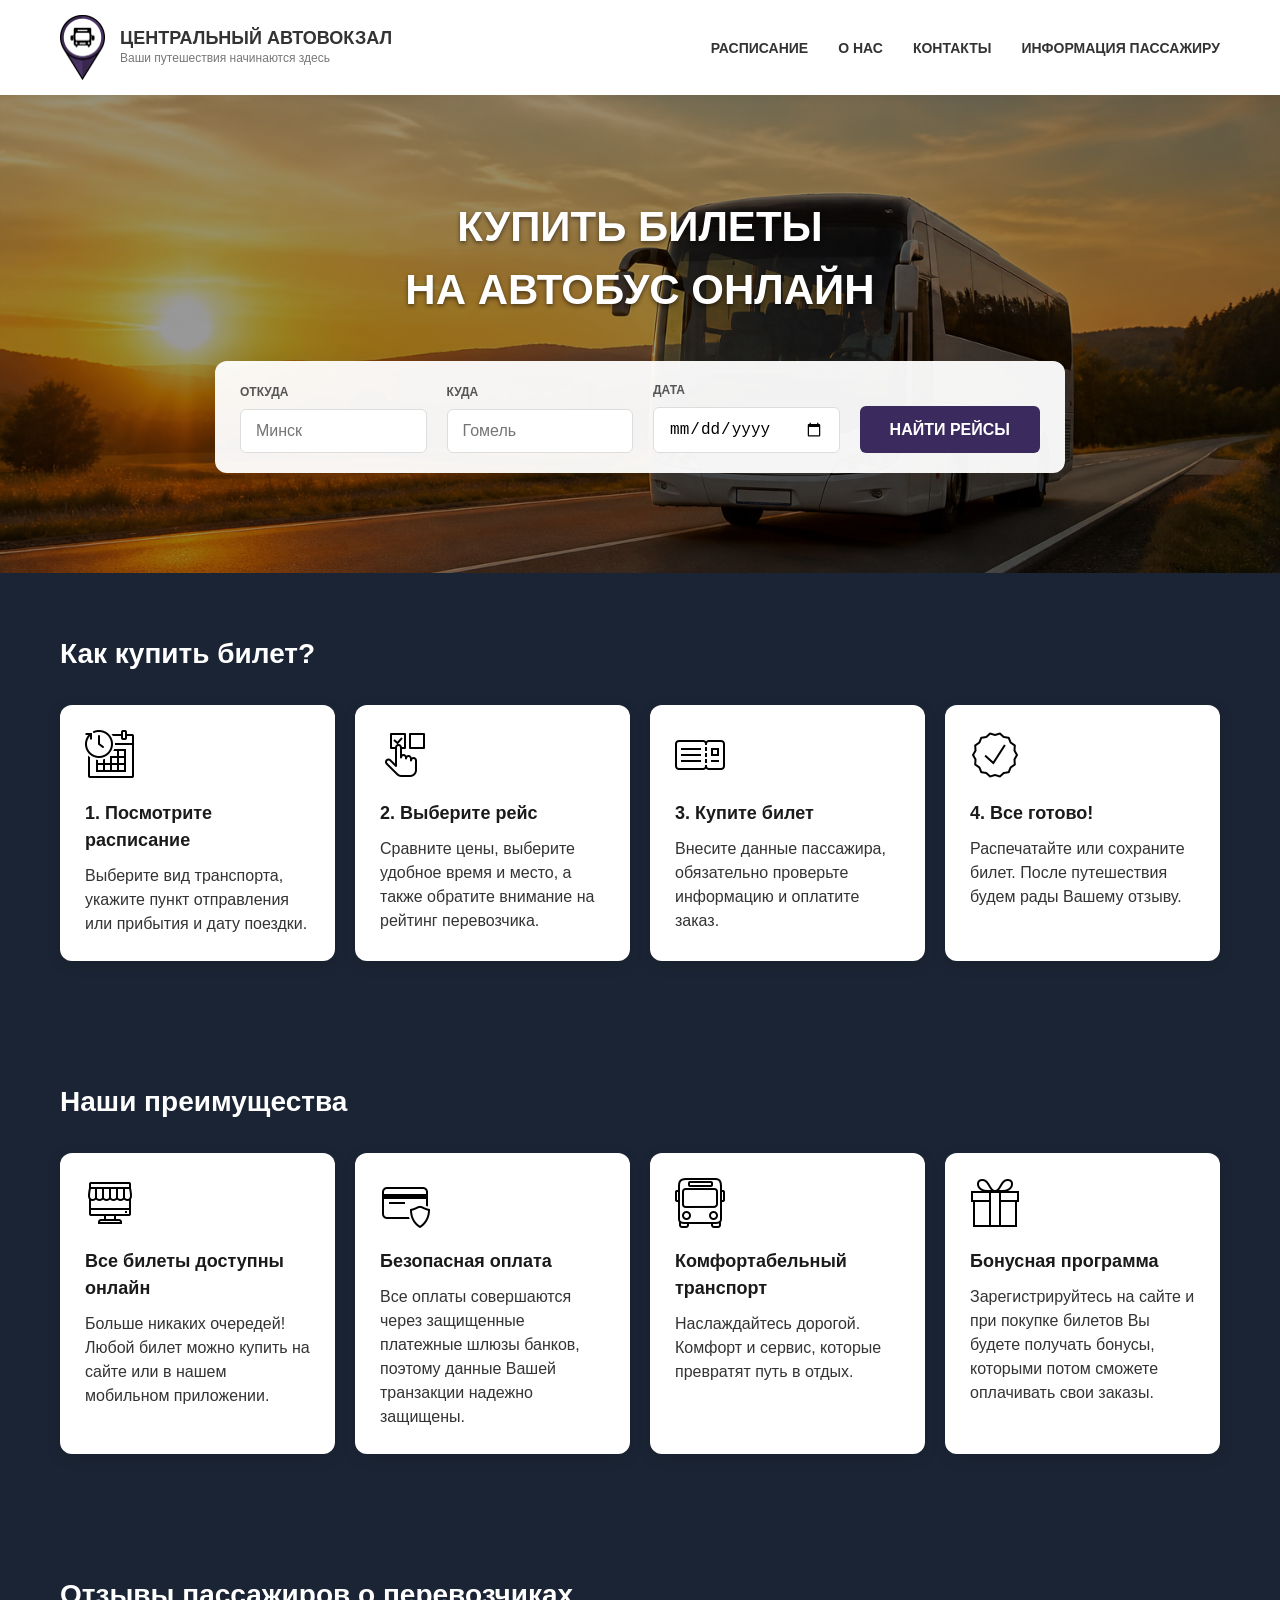
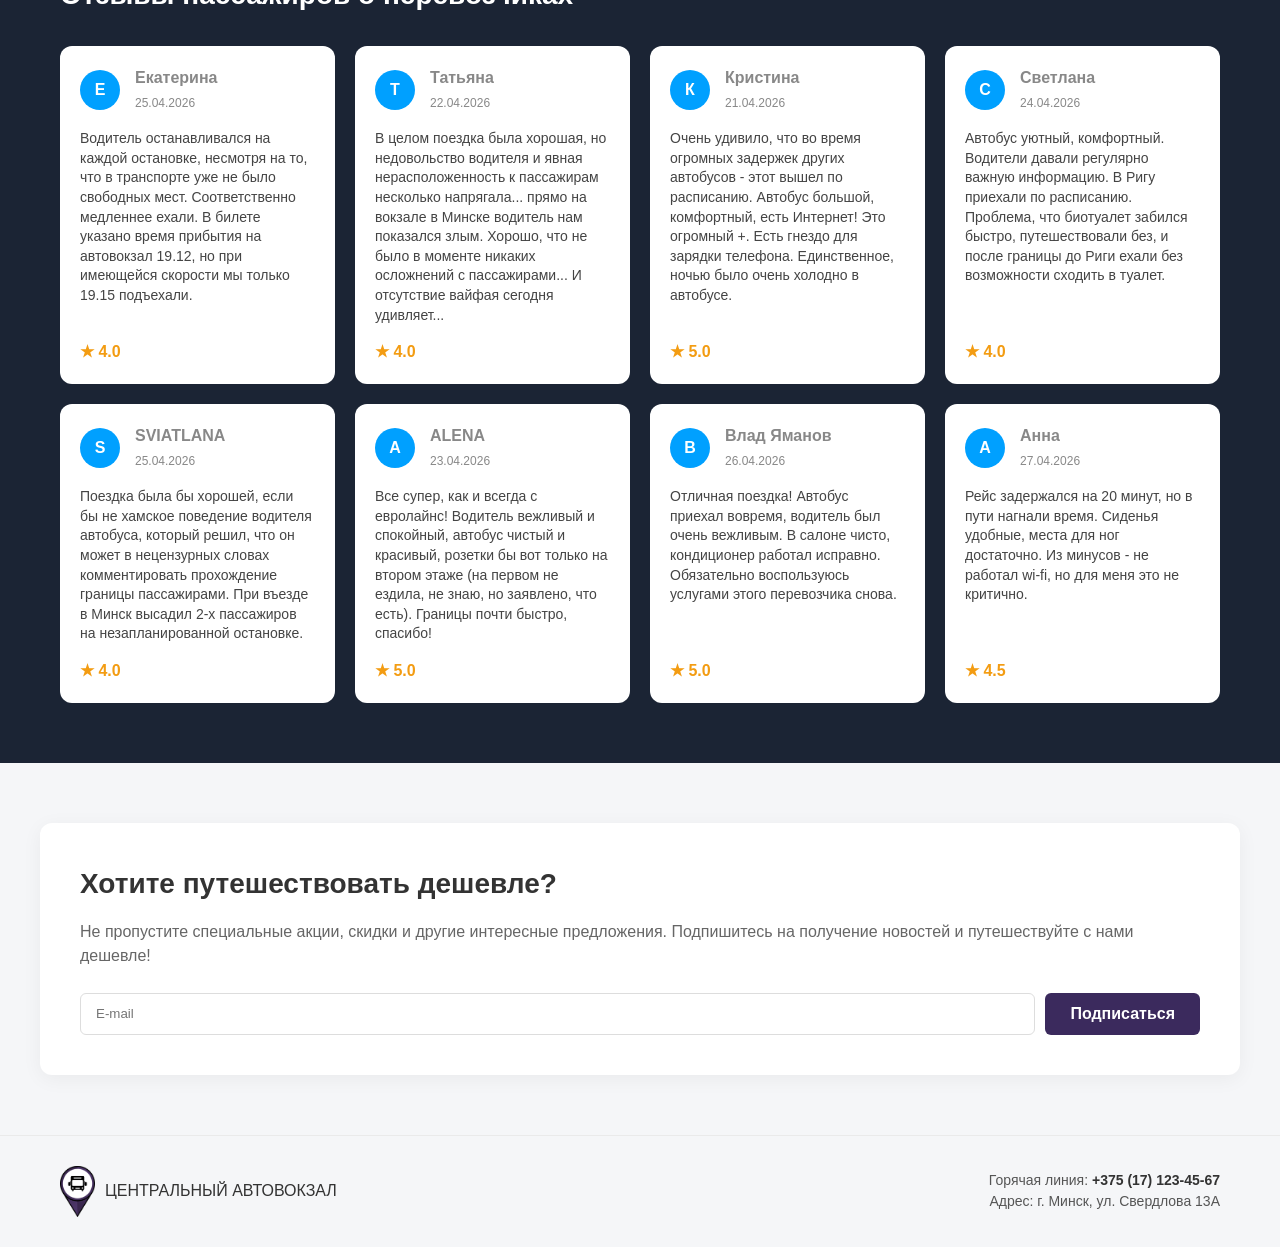
<file: Курсовая КЯР/Bus station/index.html>
<!DOCTYPE html>
<html lang="ru">
<head>
    <meta charset="UTF-8">
    <meta name="viewport" content="width=device-width, initial-scale=1.0">
    <title>Центральный Автовокзал - Главная</title>
    <link rel="stylesheet" href="scss/style.css">
</head>
<body>

    <header class="header">
        <div class="container header-inner">
            <div class="logo">
                <img src="materials/logo.png" alt="Логотип">
                <div class="logo-text">
                    <span class="logo-title">ЦЕНТРАЛЬНЫЙ АВТОВОКЗАЛ</span>
                    <span>Ваши путешествия начинаются здесь</span>
                </div>
            </div>
            
            <button class="burger-menu" aria-label="Открыть меню">
                <span></span>
                <span></span>
                <span></span>
            </button>
            
            <nav class="main-nav">
                <ul>
                    <li><a href="schedule.html">РАСПИСАНИЕ</a></li>
                    <li><a href="about.html">О НАС</a></li>
                    <li><a href="contacts.html">КОНТАКТЫ</a></li>
                    <li><a href="info.html">ИНФОРМАЦИЯ ПАССАЖИРУ</a></li>
                </ul>
            </nav>
        </div>
    </header>

    <main>
        <section class="hero">
            <div class="container hero-content">
                <h1>КУПИТЬ БИЛЕТЫ<br>НА АВТОБУС ОНЛАЙН</h1>
                
                <form class="search-form" id="searchForm">
                    <div class="form-group">
                        <label for="from">ОТКУДА</label>
                        <input type="text" id="from" placeholder="Минск" required>
                    </div>
                    <div class="form-group">
                        <label for="to">КУДА</label>
                        <input type="text" id="to" placeholder="Гомель" required>
                    </div>
                    <div class="form-group">
                      <label for="date">ДАТА</label>
                      <input type="date" id="date" required>
                    </div>
                <button type="button" class="btn-submit" id="indexSearchBtn">НАЙТИ РЕЙСЫ</button>
                </form>
            </div>
        </section>

        <section class="how-to-buy bg-dark">
    <div class="container">
        <h2 class="section-title">Как купить билет?</h2>
        <div class="steps-grid">
            <article class="step-card">
                <div class="icon-wrapper">
                    <img src="materials/icons8-schedule-100.png" alt="Посмотрите расписание">
                </div>
                <h3>1. Посмотрите расписание</h3>
                <p>Выберите вид транспорта, укажите пункт отправления или прибытия и дату поездки.</p>
            </article>
            <article class="step-card">
                <div class="icon-wrapper">
                    <img src="materials/icons8-choose-100.png" alt="Выберите рейс">
                </div>
                <h3>2. Выберите рейс</h3>
                <p>Сравните цены, выберите удобное время и место, а также обратите внимание на рейтинг перевозчика.</p>
            </article>
            <article class="step-card">
                <div class="icon-wrapper">
                    <img src="materials/icons8-boarding-pass-100.png" alt="Купите билет">
                </div>
                <h3>3. Купите билет</h3>
                <p>Внесите данные пассажира, обязательно проверьте информацию и оплатите заказ.</p>
            </article>
            <article class="step-card">
                <div class="icon-wrapper">
                    <img src="materials/icons8-approval-100.png" alt="Все готово!">
                </div>
                <h3>4. Все готово!</h3>
                <p>Распечатайте или сохраните билет. После путешествия будем рады Вашему отзыву.</p>
            </article>
        </div>
    </div>
</section>

        <section class="advantages bg-dark">
    <div class="container">
        <h2 class="section-title">Наши преимущества</h2>
        <div class="advantages-grid">
            <article class="adv-card">
                <div class="icon-wrapper">
                    <img src="materials/icons8-online-shopping-100.png" alt="Билеты онлайн">
                </div>
                <h3>Все билеты доступны онлайн</h3>
                <p>Больше никаких очередей! Любой билет можно купить на сайте или в нашем мобильном приложении.</p>
            </article>
            <article class="adv-card">
                <div class="icon-wrapper">
                    <img src="materials/icons8-card-security-100.png" alt="Безопасная оплата">
                </div>
                <h3>Безопасная оплата</h3>
                <p>Все оплаты совершаются через защищенные платежные шлюзы банков, поэтому данные Вашей транзакции надежно защищены.</p>
            </article>
            <article class="adv-card">
                <div class="icon-wrapper">
                    <img src="materials/icons8-bus-100.png" alt="Комфортабельный транспорт">
                </div>
                <h3>Комфортабельный транспорт</h3>
                <p>Наслаждайтесь дорогой. Комфорт и сервис, которые превратят путь в отдых.</p>
            </article>
            <article class="adv-card">
                <div class="icon-wrapper">
                    <img src="materials/icons8-gift-100.png" alt="Бонусная программа">
                </div>
                <h3>Бонусная программа</h3>
                <p>Зарегистрируйтесь на сайте и при покупке билетов Вы будете получать бонусы, которыми потом сможете оплачивать свои заказы.</p>
            </article>
        </div>
    </div>
</section>

        <section class="reviews bg-dark">
            <div class="container">
                <div class="reviews-header">
                    <h2 class="section-title">Отзывы пассажиров о перевозчиках</h2>
                </div>
                <div class="reviews-grid" id="reviews-container">
                    </div>
            </div>
        </section>

        <section class="subscribe">
            <div class="container subscribe-inner">
                <div class="subscribe-text">
                    <h2>Хотите путешествовать дешевле?</h2>
                    <p>Не пропустите специальные акции, скидки и другие интересные предложения. Подпишитесь на получение новостей и путешествуйте с нами дешевле!</p>
                    <form class="subscribe-form">
                        <input type="email" placeholder="E-mail" required>
                        <button type="submit" class="btn-primary">Подписаться</button>
                    </form>
                </div>
            </div>
        </section>
    </main>

    <dialog id="ticketModal" class="modal">
        <div class="modal-content">
            <button class="close-modal" id="closeModalBtn" aria-label="Закрыть окно">&times;</button>
            <h2>Оформление билета</h2>
            <p>Пожалуйста, заполните данные пассажира для выбранного рейса.</p>
            <form id="purchaseForm">
                <div class="form-group">
                    <label for="passengerName">ФИО пассажира</label>
                    <input type="text" id="passengerName" placeholder="Иванов Иван Иванович" required>
                </div>
                <div class="form-group">
                    <label for="passportData">Серия и номер паспорта</label>
                    <input type="text" id="passportData" placeholder="AB1234567" required>
                </div>
                <div class="form-group">
                    <label for="phone">Телефон</label>
                    <input type="tel" id="phone" placeholder="+375 (__) ___-__-__" required>
                </div>
                <button type="submit" class="btn-primary btn-full">Перейти к оплате</button>
            </form>
        </div>
    </dialog>

    <dialog id="paymentSuccessModal" class="modal">
        <div class="modal-content text-center">
            <button class="close-modal" id="closePaymentSuccessBtn" aria-label="Закрыть окно">&times;</button>
            <h2>Заявка принята!</h2>
            <p>Наш оператор свяжется с вами в ближайшее время для подтверждения бронирования и оплаты.</p>
            <button class="btn-primary btn-full" id="okPaymentSuccessBtn">Отлично</button>
        </div>
    </dialog>

    <dialog id="subscribeModal" class="modal">
        <div class="modal-content text-center">
            <button class="close-modal" id="closeSubscribeBtn" aria-label="Закрыть окно">&times;</button>
            <h2>Успешная подписка!</h2>
            <p>Спасибо! Теперь вы будете первыми узнавать о наших акциях и скидках.</p>
            <button class="btn-primary btn-full" id="okSubscribeBtn">Отлично</button>
        </div>
    </dialog>

    <footer class="footer">
        <div class="container footer-inner">
            <div class="footer-logo">
                <img src="materials/logo.png" alt="Логотип">
                <span class="footer-title">ЦЕНТРАЛЬНЫЙ АВТОВОКЗАЛ</span>
            </div> 
            <div class="footer-contacts">
                <p>Горячая линия: <span class="fw-bold">+375 (17) 123-45-67</span></p>
                <p>Адрес: г. Минск, ул. Свердлова 13А</p>
            </div>
        </div>
    </footer>

    <script src="js/main.js"></script>
</body>
</html>
</file>
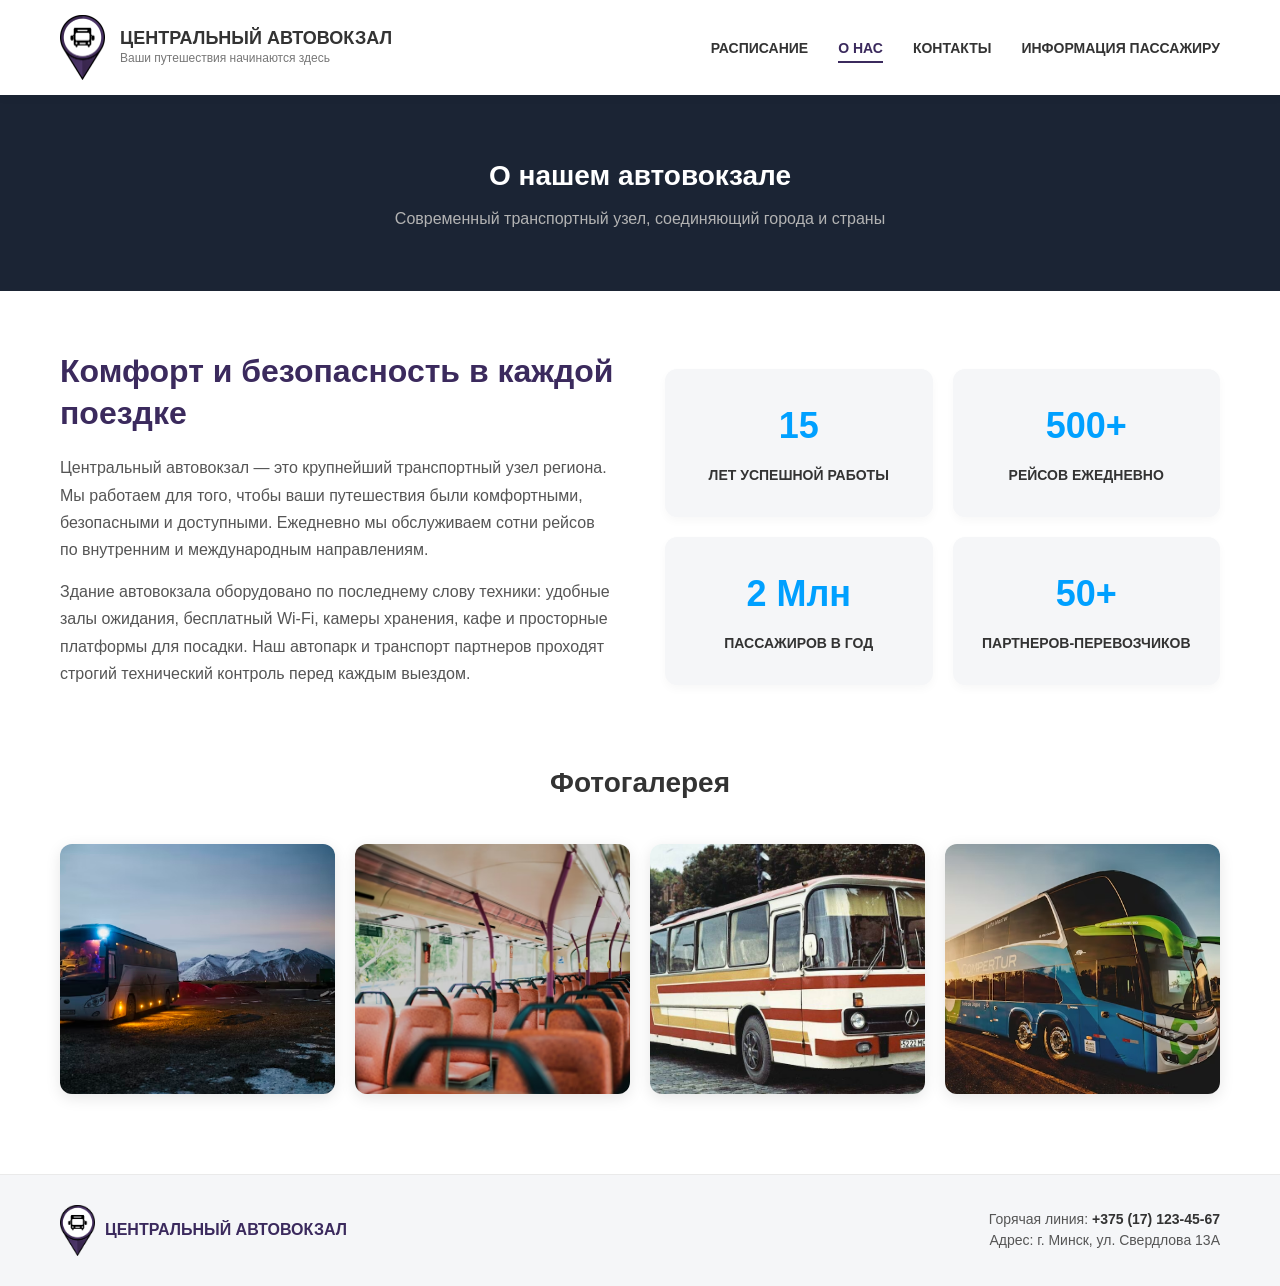
<file: Курсовая КЯР/Bus station/about.html>
<!DOCTYPE html>
<html lang="ru">
<head>
    <meta charset="UTF-8">
    <meta name="viewport" content="width=device-width, initial-scale=1.0">
    <title>Центральный Автовокзал - О нас</title>
    <link rel="stylesheet" href="css/style1.css">
</head>
<body>

    <header class="header">
        <div class="container header-inner">
            <a href="index.html" class="logo">
                <img src="materials/logo.png" alt="Логотип">
                <div class="logo-text">
                    <span class="logo-title">ЦЕНТРАЛЬНЫЙ АВТОВОКЗАЛ</span>
                    <span>Ваши путешествия начинаются здесь</span>
                </div>
            </a>
            
            <button class="burger-menu" aria-label="Открыть меню">
                <span></span>
                <span></span>
                <span></span>
            </button>
            
            <nav class="main-nav">
                <ul>
                    <li><a href="schedule.html">РАСПИСАНИЕ</a></li>
                    <li><a href="about.html">О НАС</a></li>
                    <li><a href="contacts.html">КОНТАКТЫ</a></li>
                    <li><a href="info.html">ИНФОРМАЦИЯ ПАССАЖИРУ</a></li>
                </ul>
            </nav>
        </div>
    </header>

    <main>
        <section class="page-header bg-dark">
            <div class="container">
                <h1 class="section-title">О нашем автовокзале</h1>
                <p>Современный транспортный узел, соединяющий города и страны</p>
            </div>
        </section>

        <section class="about-section">
            <div class="container">
                <div class="about-content">
                    <div class="about-text">
                        <h2>Комфорт и безопасность в каждой поездке</h2>
                        <p>Центральный автовокзал — это крупнейший транспортный узел региона. Мы работаем для того, чтобы ваши путешествия были комфортными, безопасными и доступными. Ежедневно мы обслуживаем сотни рейсов по внутренним и международным направлениям.</p>
                        <p>Здание автовокзала оборудовано по последнему слову техники: удобные залы ожидания, бесплатный Wi-Fi, камеры хранения, кафе и просторные платформы для посадки. Наш автопарк и транспорт партнеров проходят строгий технический контроль перед каждым выездом.</p>
                    </div>
                    
                    <div class="about-stats">
                        <div class="stat-card">
                            <span class="stat-number">15</span>
                            <span class="stat-label">Лет успешной работы</span>
                        </div>
                        <div class="stat-card">
                            <span class="stat-number">500+</span>
                            <span class="stat-label">Рейсов ежедневно</span>
                        </div>
                        <div class="stat-card">
                            <span class="stat-number">2 Млн</span>
                            <span class="stat-label">Пассажиров в год</span>
                        </div>
                        <div class="stat-card">
                            <span class="stat-number">50+</span>
                            <span class="stat-label">Партнеров-перевозчиков</span>
                        </div>
                    </div>
                </div>
            </div>
        </section>

        <section class="gallery-section">
            <div class="container">
                <h2 class="gallery-title">Фотогалерея</h2>
                <div class="gallery-grid">
                    <div class="gallery-item">
                        <img src="materials/busmountauin.avif" alt="Автобус в горах">
                    </div>
                    <div class="gallery-item">
                        <img src="materials/salon.avif" alt="Салон">
                    </div>
                    <div class="gallery-item">
                        <img src="materials/ussrbus.jpg" alt="Старый автобус">
                    </div>
                    <div class="gallery-item">
                        <img src="materials/modernbus.avif" alt="Современный автобус">
                    </div>
                </div>
            </div>
        </section>
    </main>

    <footer class="footer">
        <div class="container footer-inner">
            <div class="footer-logo">
                <img src="materials/logo.png" alt="Логотип">
                <span class="footer-title">ЦЕНТРАЛЬНЫЙ АВТОВОКЗАЛ</span>
            </div> 
            <div class="footer-contacts">
                <p>Горячая линия: <span class="fw-bold">+375 (17) 123-45-67</span></p>
                <p>Адрес: г. Минск, ул. Свердлова 13А</p>
            </div>
        </div>
    </footer>

    <script src="js/main.js"></script>
</body>
</html>
</file>
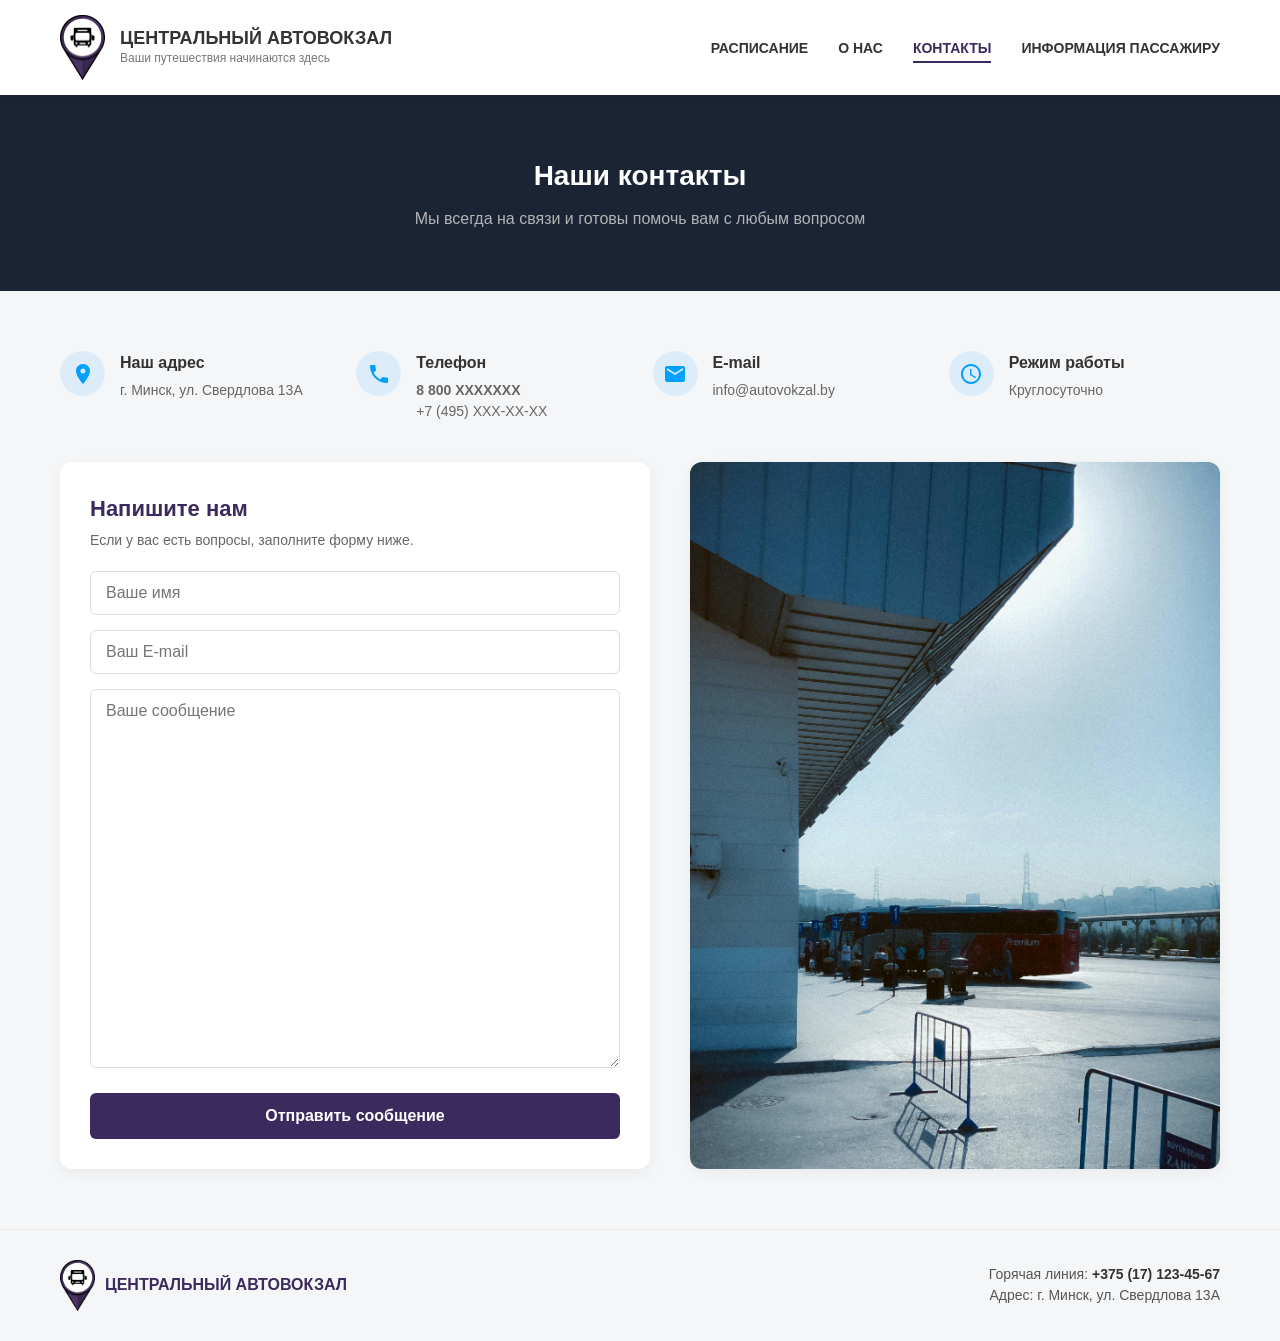
<file: Курсовая КЯР/Bus station/contacts.html>
<!DOCTYPE html>
<html lang="ru">
<head>
    <meta charset="UTF-8">
    <meta name="viewport" content="width=device-width, initial-scale=1.0">
    <title>Центральный Автовокзал - Контакты</title>
    <link rel="stylesheet" href="css/style1.css">
</head>
<body>

    <header class="header">
        <div class="container header-inner">
            <a href="index.html" class="logo">
                <img src="materials/logo.png" alt="Логотип">
                <div class="logo-text">
                    <span class="logo-title">ЦЕНТРАЛЬНЫЙ АВТОВОКЗАЛ</span>
                    <span>Ваши путешествия начинаются здесь</span>
                </div>
            </a>
            
            <button class="burger-menu" aria-label="Открыть меню">
                <span></span>
                <span></span>
                <span></span>
            </button>
            
            <nav class="main-nav">
                <ul>
                    <li><a href="schedule.html">РАСПИСАНИЕ</a></li>
                    <li><a href="about.html">О НАС</a></li>
                    <li><a href="contacts.html">КОНТАКТЫ</a></li>
                    <li><a href="info.html">ИНФОРМАЦИЯ ПАССАЖИРУ</a></li>
                </ul>
            </nav>
        </div>
    </header>

    <main>
        <section class="page-header bg-dark">
            <div class="container">
                <h1 class="section-title" style="margin-bottom: 10px;">Наши контакты</h1>
                <p>Мы всегда на связи и готовы помочь вам с любым вопросом</p>
            </div>
        </section>

        <section class="contacts-section">
    <div class="container">
        
        <div class="contacts-info-blocks" style="margin-bottom: 40px;">
            <div class="info-block">
                <div class="info-icon">
                    <svg width="24" height="24" viewBox="0 0 24 24" fill="none" xmlns="http://www.w3.org/2000/svg"><path d="M12 2C8.13 2 5 5.13 5 9C5 14.25 12 22 12 22C12 22 19 14.25 19 9C19 5.13 15.87 2 12 2ZM12 11.5C10.62 11.5 9.5 10.38 9.5 9C9.5 7.62 10.62 6.5 12 6.5C13.38 6.5 14.5 7.62 14.5 9C14.5 10.38 13.38 11.5 12 11.5Z" fill="#00A0FF"/></svg>
                </div>
                <div>
                    <h4>Наш адрес</h4>
                    <p>г. Минск, ул. Свердлова 13А</p>
                </div>
            </div>

            <div class="info-block">
                <div class="info-icon">
                    <svg width="24" height="24" viewBox="0 0 24 24" fill="none" xmlns="http://www.w3.org/2000/svg"><path d="M6.62 10.79C8.06 13.62 10.38 15.93 13.21 17.38L15.41 15.18C15.69 14.9 16.08 14.82 16.43 14.93C17.55 15.3 18.75 15.5 20 15.5C20.55 15.5 21 15.95 21 16.5V20C21 20.55 20.55 21 20 21C10.61 21 3 13.39 3 4C3 3.45 3.45 3 4 3H7.5C8.05 3 8.5 3.45 8.5 4C8.5 5.25 8.7 6.45 9.07 7.57C9.18 7.92 9.1 8.31 8.82 8.59L6.62 10.79Z" fill="#00A0FF"/></svg>
                </div>
                <div>
                    <h4>Телефон</h4>
                    <p><span class="fw-bold">8 800 XXXXXXX</span><br>+7 (495) XXX-XX-XX</p>
                </div>
            </div>

            <div class="info-block">
                <div class="info-icon">
                    <svg width="24" height="24" viewBox="0 0 24 24" fill="none" xmlns="http://www.w3.org/2000/svg"><path d="M20 4H4C2.9 4 2.01 4.9 2.01 6L2 18C2 19.1 2.9 20 4 20H20C21.1 20 22 19.1 22 18V6C22 4.9 21.1 4 20 4ZM20 8L12 13L4 8V6L12 11L20 6V8Z" fill="#00A0FF"/></svg>
                </div>
                <div>
                    <h4>E-mail</h4>
                    <p>info@autovokzal.by</p>
                </div>
            </div>
            
            <div class="info-block">
                <div class="info-icon">
                    <svg width="24" height="24" viewBox="0 0 24 24" fill="none" xmlns="http://www.w3.org/2000/svg"><path d="M11.99 2C6.47 2 2 6.48 2 12C2 17.52 6.47 22 11.99 22C17.52 22 22 17.52 22 12C22 6.48 17.52 2 11.99 2ZM12 20C7.58 20 4 16.42 4 12C4 7.58 7.58 4 12 4C16.42 4 20 7.58 20 12C20 16.42 16.42 20 12 20ZM12.5 7H11V13L16.25 16.15L17 14.92L12.5 12.25V7Z" fill="#00A0FF"/></svg>
                </div>
                <div>
                    <h4>Режим работы</h4>
                    <p>Круглосуточно</p>
                </div>
            </div>
        </div>

        <div class="form-and-photo-wrapper">
            <div class="feedback-form-container">
                <h3>Напишите нам</h3>
                <p style="margin-bottom: 20px; font-size: 14px; color: #666;">Если у вас есть вопросы, заполните форму ниже.</p>
                <form class="feedback-form" id="feedbackForm">
                    <input type="text" placeholder="Ваше имя" required>
                    <input type="email" placeholder="Ваш E-mail" required>
                    <textarea placeholder="Ваше сообщение" required></textarea>
                    <button type="submit" class="btn-primary">Отправить сообщение</button>
                </form>
            </div>

            <div class="contacts-map">
                <img src="materials/station3.jpg" alt="Наш автовокзал">
            </div>
        </div>

    </div>
</section>

        <dialog id="feedbackSuccessModal" class="modal">
            <div class="modal-content text-center">
                <button class="close-modal" id="closeFeedbackSuccessBtn" aria-label="Закрыть окно">&times;</button>
                <h2>Сообщение отправлено!</h2>
                <p>Спасибо за ваше обращение. Мы свяжемся с вами в ближайшее время.</p>
                <button class="btn-primary btn-full" id="okFeedbackSuccessBtn">Отлично</button>
            </div>
        </dialog>
    </main>

    <footer class="footer">
        <div class="container footer-inner">
            <div class="footer-logo">
                <img src="materials/logo.png" alt="Логотип">
                <span class="footer-title">ЦЕНТРАЛЬНЫЙ АВТОВОКЗАЛ</span>
            </div> 
            <div class="footer-contacts">
                <p>Горячая линия: <span class="fw-bold">+375 (17) 123-45-67</span></p>
                <p>Адрес: г. Минск, ул. Свердлова 13А</p>
            </div>
        </div>
    </footer>

    <script src="js/main.js"></script>
</body>
</html>
</file>
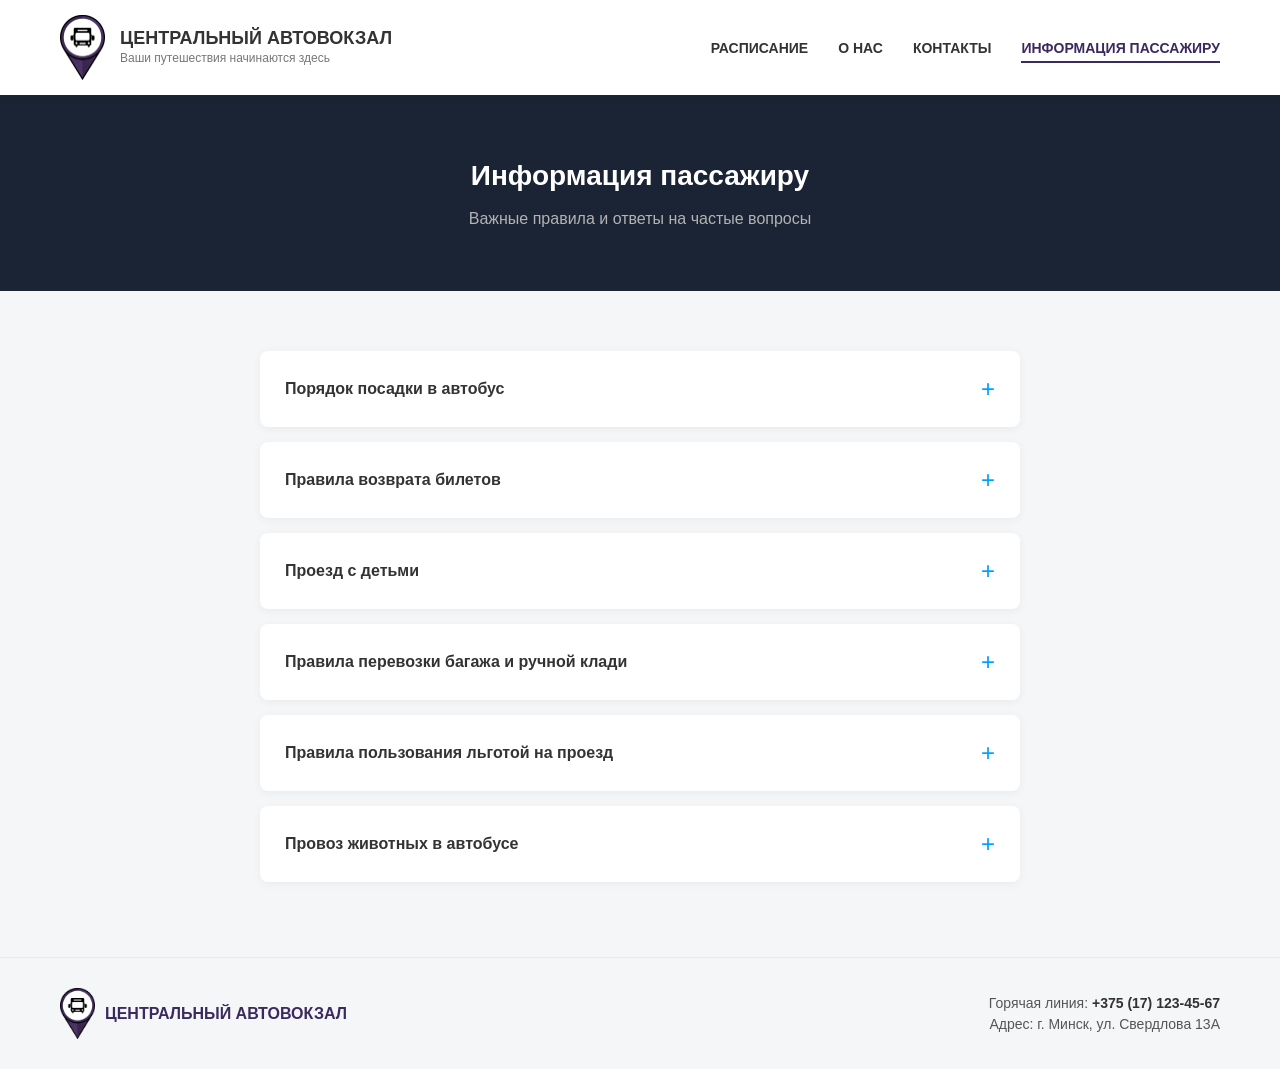
<file: Курсовая КЯР/Bus station/info.html>
<!DOCTYPE html>
<html lang="ru">
<head>
    <meta charset="UTF-8">
    <meta name="viewport" content="width=device-width, initial-scale=1.0">
    <title>Центральный Автовокзал - Информация пассажиру</title>
    <link rel="stylesheet" href="css/style1.css">
</head>
<body>

    <header class="header">
        <div class="container header-inner">
            <a href="index.html" class="logo">
                <img src="materials/logo.png" alt="Логотип">
                <div class="logo-text">
                    <span class="logo-title">ЦЕНТРАЛЬНЫЙ АВТОВОКЗАЛ</span>
                    <span>Ваши путешествия начинаются здесь</span>
                </div>
            </a> 
            
            <button class="burger-menu" aria-label="Открыть меню">
                <span></span>
                <span></span>
                <span></span>
            </button>
            
            <nav class="main-nav">
                <ul>
                    <li><a href="schedule.html">РАСПИСАНИЕ</a></li>
                    <li><a href="about.html">О НАС</a></li>
                    <li><a href="contacts.html">КОНТАКТЫ</a></li>
                    <li><a href="info.html">ИНФОРМАЦИЯ ПАССАЖИРУ</a></li>
                </ul>
            </nav>
        </div>
    </header>

    <main>
        <section class="page-header bg-dark">
            <div class="container">
                <h1 class="section-title">Информация пассажиру</h1>
                <p>Важные правила и ответы на частые вопросы</p>
            </div>
        </section>

        <section class="info-section">
            <div class="container info-container">
                
                <div class="accordion">
                    
                    <details>
                        <summary>Порядок посадки в автобус</summary>
                        <div class="details-content">
                            <p>Посадка пассажиров начинается за 15 минут до отправления автобуса. Для посадки необходимо предъявить водителю или контролеру распечатанный маршрутный квитанцию (билет) и документ, удостоверяющий личность (паспорт), указанный при покупке билета.</p>
                        </div>
                    </details>

                    <details>
                        <summary>Правила возврата билетов</summary>
                        <div class="details-content">
                            <p>Возврат билета возможен не позднее чем за 2 часа до отправления рейса с удержанием 5% от стоимости. При возврате менее чем за 2 часа, но до отправления, удерживается 15%. После отправления автобуса возврат билетов не производится, за исключением случаев опоздания по уважительной причине (болезнь).</p>
                        </div>
                    </details>

                    <details>
                        <summary>Проезд с детьми</summary>
                        <div class="details-content">
                            <p>Дети до 5 лет могут проезжать бесплатно без предоставления отдельного места (на руках у взрослого). Детям от 5 до 12 лет предоставляется скидка 50% от стоимости взрослого билета с предоставлением отдельного места. Обязательно наличие свидетельства о рождении.</p>
                        </div>
                    </details>

                    <details>
                        <summary>Правила перевозки багажа и ручной клади</summary>
                        <div class="details-content">
                            <p>Пассажир имеет право бесплатно провезти одну единицу ручной клади (размером не более 120 см в сумме трех измерений). Крупный багаж, сдаваемый в багажное отделение, оплачивается дополнительно в кассе автовокзала или при покупке билета онлайн. Запрещен провоз огнеопасных, взрывчатых и токсичных веществ.</p>
                        </div>
                    </details>

                    <details>
                        <summary>Правила пользования льготой на проезд</summary>
                        <div class="details-content">
                            <p>Льготные билеты оформляются только в кассах автовокзала при личном присутствии пассажира и предъявлении оригиналов документов, подтверждающих право на льготу (пенсионное удостоверение, справка об инвалидности и т.д.). Онлайн продажа льготных билетов временно недоступна.</p>
                        </div>
                    </details>

                    <details>
                        <summary>Провоз животных в автобусе</summary>
                        <div class="details-content">
                            <p>Перевозка мелких домашних животных и птиц допускается только в специальных переносках с глухим дном. Переноска размещается на коленях пассажира или в местах для ручной клади. Собаки крупных пород перевозятся на задних местах в наморднике и на поводке при покупке дополнительного взрослого билета.</p>
                        </div>
                    </details>

                </div>

            </div>
        </section>
    </main>

    <footer class="footer">
        <div class="container footer-inner">
            <div class="footer-logo">
                <img src="materials/logo.png" alt="Логотип">
                <span class="footer-title">ЦЕНТРАЛЬНЫЙ АВТОВОКЗАЛ</span>
            </div> 
            <div class="footer-contacts">
                <p>Горячая линия: <span class="fw-bold">+375 (17) 123-45-67</span></p>
                <p>Адрес: г. Минск, ул. Свердлова 13А</p>
            </div>
        </div>
    </footer>

    <script src="js/main.js"></script>
</body>
</html>
</file>
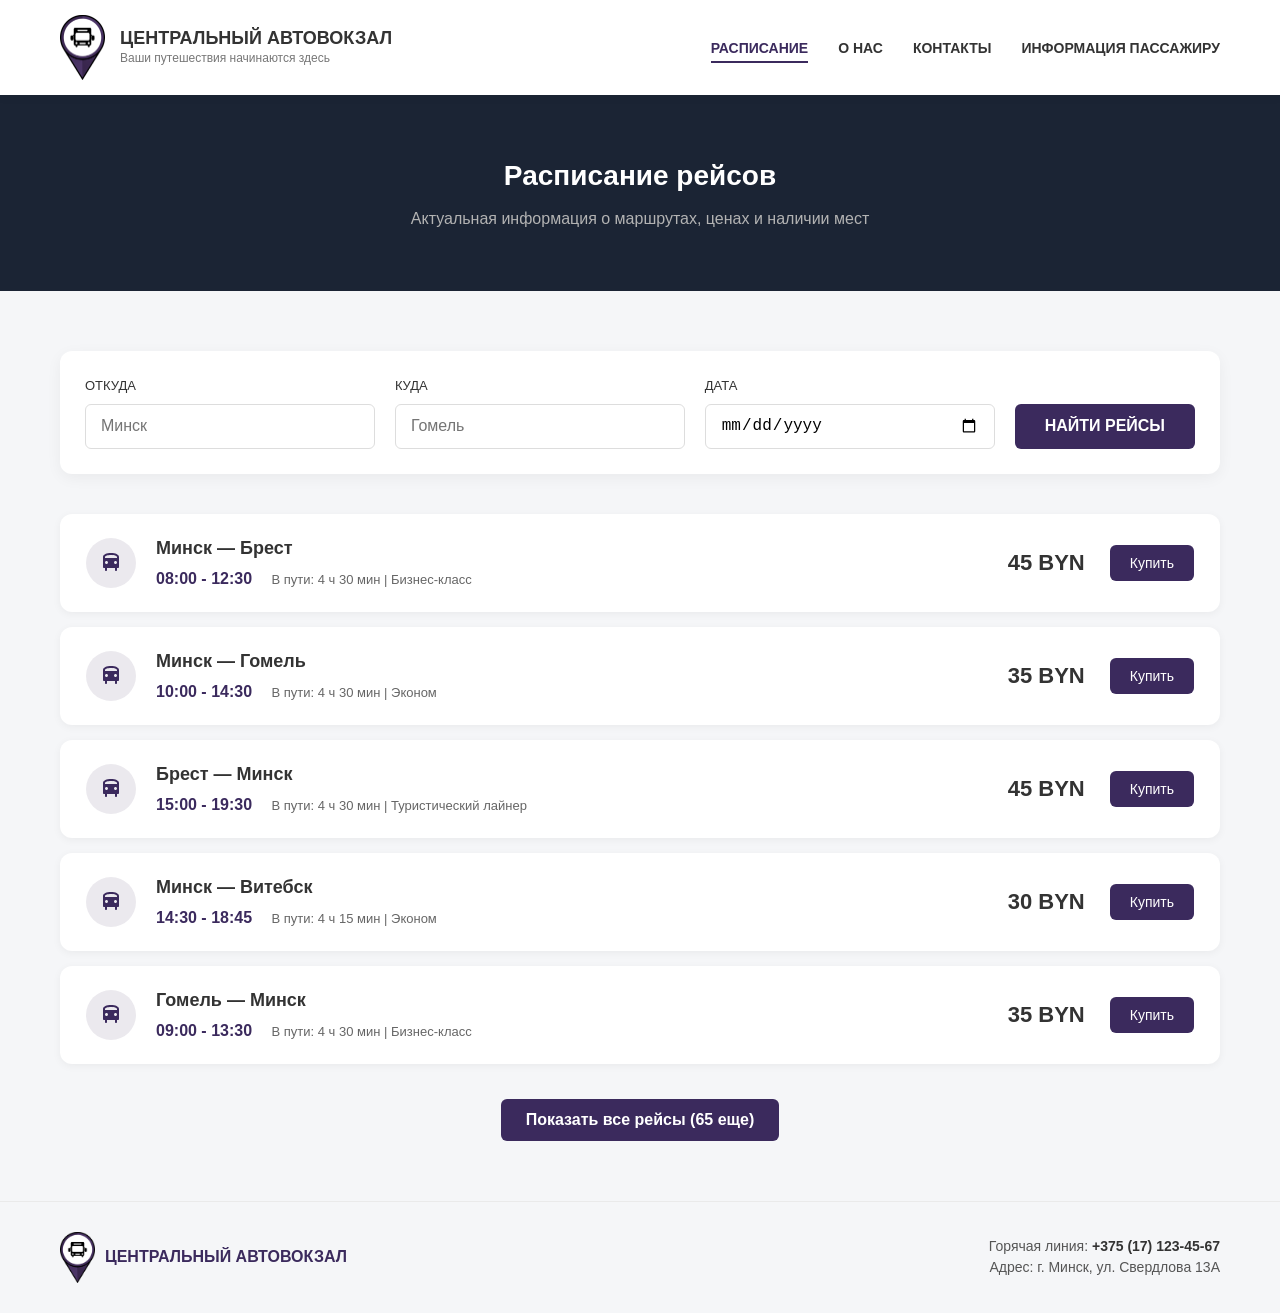
<file: Курсовая КЯР/Bus station/schedule.html>
<!DOCTYPE html>
<html lang="ru">
<head>
    <meta charset="UTF-8">
    <meta name="viewport" content="width=device-width, initial-scale=1.0">
    <title>Центральный Автовокзал - Расписание рейсов</title>
    <link rel="stylesheet" href="css/style1.css">
</head>
<body>

    <header class="header">
        <div class="container header-inner">
            <a href="index.html" class="logo">
                <img src="materials/logo.png" alt="Логотип">
                <div class="logo-text">
                    <span class="logo-title">ЦЕНТРАЛЬНЫЙ АВТОВОКЗАЛ</span>
                    <span>Ваши путешествия начинаются здесь</span>
                </div>
            </a>
            
            <button class="burger-menu" aria-label="Открыть меню">
                <span></span>
                <span></span>
                <span></span>
            </button>
            
            <nav class="main-nav">
                <ul>
                    <li><a href="schedule.html">РАСПИСАНИЕ</a></li>
                    <li><a href="about.html">О НАС</a></li>
                    <li><a href="contacts.html">КОНТАКТЫ</a></li>
                    <li><a href="info.html">ИНФОРМАЦИЯ ПАССАЖИРУ</a></li>
                </ul>
            </nav>
        </div>
    </header>

    <main>
        <section class="page-header bg-dark">
            <div class="container">
                <h1 class="section-title">Расписание рейсов</h1>
                <p>Актуальная информация о маршрутах, ценах и наличии мест</p>
            </div>
        </section>

        <section class="schedule-section">
            <div class="container">
                
                <div class="schedule-filters">
                    <form class="search-form">
                        <div class="form-group">
                            <label for="filter-from">ОТКУДА</label>
                            <input type="text" id="filter-from" placeholder="Минск" required>
                        </div>
                        <div class="form-group">
                            <label for="filter-to">КУДА</label>
                            <input type="text" id="filter-to" placeholder="Гомель" required>
                        </div>
                        <div class="form-group">
                            <label for="filter-date">ДАТА</label>
                            <input type="date" id="filter-date" required>
                        </div>
                        <button type="button" class="btn-submit" id="scheduleSearchBtn">НАЙТИ РЕЙСЫ</button>
                    </form>
                </div>

                <div id="schedule-container">
                    <p>Загрузка расписания...</p>
                </div>

            </div>
        </section>
    </main>

    <dialog id="ticketModal" class="modal">
        <div class="modal-content">
            <button class="close-modal" id="closeModalBtn" aria-label="Закрыть окно">&times;</button>
            <h2>Оформление билета</h2>
            <p>Пожалуйста, заполните данные пассажира для выбранного рейса.</p>
            <form id="purchaseForm">
                <div class="form-group">
                    <label for="passengerName">ФИО пассажира</label>
                    <input type="text" id="passengerName" placeholder="Иванов Иван Иванович" required>
                </div>
                <div class="form-group">
                    <label for="passportData">Серия и номер паспорта</label>
                    <input type="text" id="passportData" placeholder="AB1234567" required>
                </div>
                <div class="form-group">
                    <label for="phone">Телефон</label>
                    <input type="tel" id="phone" placeholder="+375 (__) ___-__-__" required>
                </div>
                <button type="submit" class="btn-primary btn-full">Перейти к оплате</button>
            </form>
        </div>
    </dialog>

    <dialog id="paymentSuccessModal" class="modal">
        <div class="modal-content text-center">
            <button class="close-modal" id="closePaymentSuccessBtn" aria-label="Закрыть окно">&times;</button>
            <h2>Заявка принята!</h2>
            <p>Наш оператор свяжется с вами в ближайшее время для подтверждения бронирования и оплаты.</p>
            <button class="btn-primary btn-full" id="okPaymentSuccessBtn">Отлично</button>
        </div>
    </dialog>

    <footer class="footer">
        <div class="container footer-inner">
            <div class="footer-logo">
                <img src="materials/logo.png" alt="Логотип">
                <span class="footer-title">ЦЕНТРАЛЬНЫЙ АВТОВОКЗАЛ</span>
            </div> 
            <div class="footer-contacts">
                <p>Горячая линия: <span class="fw-bold">+375 (17) 123-45-67</span></p>
                <p>Адрес: г. Минск, ул. Свердлова 13А</p>
            </div>
        </div>
    </footer>

    <script src="js/main.js"></script>
</body>
</html>
</file>
<file: Курсовая КЯР/Bus station/scss/style.css>
* {
  margin: 0;
  padding: 0;
  box-sizing: border-box;
}

body {
  font-family: "Segoe UI", Roboto, Helvetica, Arial, sans-serif;
  color: #333333;
  background-color: #ffffff;
  line-height: 1.5;
}

a {
  text-decoration: none;
  color: inherit;
  transition: all 0.3s ease;
}

ul {
  list-style: none;
}

.container {
  max-width: 1200px;
  margin: 0 auto;
  padding: 0 20px;
}

.fw-bold {
  font-weight: bold;
}

button {
  cursor: pointer;
  border: none;
  font-family: inherit;
  transition: all 0.3s ease;
}

.btn-primary {
  background-color: #3B2A5D;
  color: #ffffff;
  padding: 12px 25px;
  border-radius: 6px;
  font-weight: 600;
  font-size: 16px;
}
.btn-primary:hover {
  background-color: rgb(36.7111111111, 26.1333333333, 57.8666666667);
}

.section-title {
  font-size: 28px;
  margin-bottom: 30px;
  color: #ffffff;
}

.bg-dark {
  background-color: #1b2434;
  color: #ffffff;
  padding: 60px 0;
}

.header {
  background: #ffffff;
  padding: 15px 0;
  box-shadow: 0 2px 10px rgba(0, 0, 0, 0.05);
  position: sticky;
  top: 0;
  z-index: 100;
}
.header .header-inner {
  display: flex;
  justify-content: space-between;
  align-items: center;
}
.header .logo {
  display: flex;
  align-items: center;
  gap: 15px;
}
.header .logo img {
  width: 45px;
  height: auto;
  -o-object-fit: contain;
     object-fit: contain;
}
.header .logo .logo-text {
  display: flex;
  flex-direction: column;
}
.header .logo .logo-text .logo-title {
  font-weight: bold;
  font-size: 18px;
  color: #333333;
  line-height: 1.2;
}
.header .logo .logo-text span {
  font-size: 12px;
  color: #777777;
}
.header .main-nav ul {
  display: flex;
  gap: 30px;
}
.header .main-nav ul a {
  font-size: 14px;
  font-weight: 600;
  color: #333333;
}
.header .main-nav ul a:hover {
  color: #3B2A5D;
}
.header .burger-menu {
  display: none;
  flex-direction: column;
  gap: 5px;
  background: none;
  border: none;
  cursor: pointer;
  padding: 5px;
  z-index: 101;
}
.header .burger-menu span {
  display: block;
  width: 25px;
  height: 3px;
  background-color: #333333;
  transition: all 0.3s ease;
}
.header .burger-menu.active span:nth-child(1) {
  transform: translateY(8px) rotate(45deg);
}
.header .burger-menu.active span:nth-child(2) {
  opacity: 0;
}
.header .burger-menu.active span:nth-child(3) {
  transform: translateY(-8px) rotate(-45deg);
}
@media (max-width: 900px) {
  .header .burger-menu {
    display: flex;
  }
  .header .main-nav {
    position: absolute;
    top: 100%;
    left: 0;
    width: 100%;
    background: #ffffff;
    box-shadow: 0 10px 15px rgba(0, 0, 0, 0.05);
    padding: 20px 0;
    opacity: 0;
    visibility: hidden;
    transform: translateY(-10px);
    transition: all 0.3s ease;
  }
  .header .main-nav.active {
    opacity: 1;
    visibility: visible;
    transform: translateY(0);
  }
  .header .main-nav ul {
    flex-direction: column;
    align-items: center;
    gap: 20px;
  }
}

.hero {
  background: linear-gradient(rgba(0, 0, 0, 0.4), rgba(0, 0, 0, 0.4)), url("../materials/background_for_index.png") center/cover;
  padding: 100px 0;
  text-align: center;
  color: #ffffff;
}
.hero h1 {
  font-size: 42px;
  margin-bottom: 40px;
  text-shadow: 0 2px 4px rgba(0, 0, 0, 0.5);
}

.search-form {
  background: rgba(255, 255, 255, 0.95);
  padding: 20px 25px;
  border-radius: 12px;
  display: flex;
  gap: 20px;
  align-items: flex-end;
  max-width: 850px;
  margin: 0 auto;
  color: #333;
  text-align: left;
  box-shadow: 0 10px 30px rgba(0, 0, 0, 0.15);
}
.search-form .form-group {
  flex: 1;
  display: flex;
  flex-direction: column;
  gap: 8px;
}
.search-form .form-group label {
  font-size: 12px;
  font-weight: 600;
  color: #555;
}
.search-form .form-group input {
  width: 100%;
  padding: 12px 15px;
  border: 1px solid #ddd;
  border-radius: 6px;
  font-size: 16px;
  outline: none;
  transition: border-color 0.3s ease;
}
.search-form .form-group input:focus {
  border-color: #3B2A5D;
}
.search-form .btn-submit {
  background-color: #3B2A5D;
  color: #ffffff;
  padding: 0 30px;
  border-radius: 6px;
  font-weight: bold;
  font-size: 16px;
  height: 47px;
  white-space: nowrap;
}
.search-form .btn-submit:hover {
  background-color: rgb(36.7111111111, 26.1333333333, 57.8666666667);
}

@media (max-width: 768px) {
  .search-form {
    flex-direction: column;
    align-items: stretch;
  }
  .search-form .btn-submit {
    height: 50px;
    margin-top: 10px;
  }
}
.steps-grid, .advantages-grid, .reviews-grid {
  display: grid;
  grid-template-columns: repeat(auto-fit, minmax(250px, 1fr));
  gap: 20px;
}

.step-card, .adv-card {
  background: #ffffff;
  color: #333333;
  padding: 25px;
  border-radius: 12px;
  box-shadow: 0 4px 15px rgba(0, 0, 0, 0.1);
}
.step-card .icon-wrapper, .adv-card .icon-wrapper {
  margin-bottom: 20px;
  display: flex;
}
.step-card .icon-wrapper img, .adv-card .icon-wrapper img {
  width: 50px;
  height: auto;
  -o-object-fit: contain;
     object-fit: contain;
}
.step-card h3, .adv-card h3 {
  font-size: 18px;
  margin-bottom: 10px;
  color: #1a1a1a;
}

.reviews-header {
  display: flex;
  justify-content: space-between;
  align-items: center;
  margin-bottom: 30px;
}
.reviews-header .section-title {
  margin-bottom: 0;
}
.reviews-header .icon-wrapper {
  margin-bottom: 20px;
  display: flex;
}
.reviews-header .icon-wrapper img {
  width: 100px;
  height: auto;
  -o-object-fit: contain;
     object-fit: contain;
}

.review-card {
  background: #ffffff;
  color: #333333;
  padding: 20px;
  border-radius: 12px;
  display: flex;
  flex-direction: column;
  gap: 15px;
}
.review-card .review-header {
  display: flex;
  align-items: center;
  gap: 15px;
}
.review-card .review-header .avatar {
  width: 40px;
  height: 40px;
  border-radius: 50%;
  background: #00A0FF;
  color: #fff;
  display: flex;
  justify-content: center;
  align-items: center;
  font-weight: bold;
}
.review-card .review-header .author-info .author-name {
  display: block;
  font-size: 16px;
  font-weight: bold;
}
.review-card .review-header .author-info span {
  font-size: 12px;
  color: #888;
}
.review-card .review-text {
  font-size: 14px;
  color: #444;
  line-height: 1.4;
  flex-grow: 1;
}
.review-card .rating {
  color: #f39c12;
  font-weight: bold;
}

.subscribe {
  padding: 60px 0;
  background-color: #f5f6f8;
}
.subscribe .subscribe-inner {
  display: flex;
  justify-content: space-between;
  align-items: center;
  background: #ffffff;
  padding: 40px;
  border-radius: 12px;
  box-shadow: 0 4px 20px rgba(0, 0, 0, 0.05);
  gap: 40px;
}
.subscribe .subscribe-text {
  flex: 1;
}
.subscribe .subscribe-text h2 {
  font-size: 28px;
  margin-bottom: 15px;
}
.subscribe .subscribe-text p {
  color: #666;
  margin-bottom: 25px;
}
.subscribe .subscribe-text .subscribe-form {
  display: flex;
  gap: 10px;
}
.subscribe .subscribe-text .subscribe-form input {
  flex: 1;
  padding: 12px 15px;
  border: 1px solid #ddd;
  border-radius: 6px;
  outline: none;
}
@media (max-width: 768px) {
  .subscribe .subscribe-inner {
    flex-direction: column;
    text-align: center;
  }
  .subscribe .subscribe-form {
    flex-direction: column;
  }
}

.modal {
  margin: auto;
  padding: 0;
  border: none;
  border-radius: 12px;
  box-shadow: 0 10px 30px rgba(0, 0, 0, 0.3);
  max-width: 400px;
  width: 90%;
}
.modal::backdrop {
  background: rgba(0, 0, 0, 0.6);
  backdrop-filter: blur(3px);
}
.modal .modal-content {
  padding: 30px;
  position: relative;
}
.modal .modal-content h2 {
  margin-bottom: 10px;
  color: #3B2A5D;
}
.modal .modal-content p {
  font-size: 14px;
  color: #666;
  margin-bottom: 20px;
}
.modal .modal-content .close-modal {
  position: absolute;
  top: 15px;
  right: 15px;
  background: none;
  font-size: 24px;
  color: #999;
}
.modal .modal-content .close-modal:hover {
  color: #333;
}
.modal .modal-content .form-group {
  margin-bottom: 15px;
  display: flex;
  flex-direction: column;
  gap: 5px;
}
.modal .modal-content .form-group label {
  font-size: 13px;
  font-weight: 600;
}
.modal .modal-content .form-group input,
.modal .modal-content .form-group select {
  padding: 10px;
  border: 1px solid #ccc;
  border-radius: 6px;
  background-color: #fff;
  font-family: inherit;
}
.modal .text-center {
  text-align: center;
}
.modal .btn-full {
  width: 100%;
}

.footer {
  background-color: #f5f6f8;
  padding: 30px 0;
  border-top: 1px solid #eaeaea;
}
.footer .footer-inner {
  display: flex;
  justify-content: space-between;
  align-items: center;
  flex-wrap: wrap;
  gap: 20px;
}
.footer .footer-logo {
  display: flex;
  align-items: center;
  gap: 10px;
}
.footer .footer-logo img {
  width: 35px;
  height: auto;
  -o-object-fit: contain;
     object-fit: contain;
}
.footer .footer-links {
  display: flex;
  gap: 20px;
}
.footer .footer-links a {
  font-size: 14px;
  color: #555;
}
.footer .footer-links a:hover {
  color: #3B2A5D;
}
.footer .footer-contacts {
  text-align: right;
  font-size: 14px;
  color: #555;
}
.footer .footer-contacts .fw-bold {
  color: #333333;
  font-weight: bold;
}
@media (max-width: 768px) {
  .footer .footer-inner {
    flex-direction: column;
    text-align: center;
    align-items: center;
  }
  .footer .footer-contacts {
    text-align: center;
  }
}/*# sourceMappingURL=style.css.map */
</file>
<file: Курсовая КЯР/Bus station/css/style1.css>
/* ==========================================
   1. БАЗОВЫЕ НАСТРОЙКИ (Reset)
   ========================================== */
* {
  margin: 0;
  padding: 0;
  box-sizing: border-box;
}

body {
  font-family: 'Segoe UI', Roboto, Helvetica, Arial, sans-serif;
  color: #333333;
  background-color: #ffffff;
  line-height: 1.5;
}

a {
  text-decoration: none;
  color: inherit;
  transition: all 0.3s ease;
}

ul {
  list-style: none;
}

.container {
  max-width: 1200px;
  margin: 0 auto;
  padding: 0 20px;
}

.fw-bold {
  font-weight: bold;
}

button {
  cursor: pointer;
  border: none;
  font-family: inherit;
  transition: all 0.3s ease;
}

.btn-primary {
  background-color: #3B2A5D;
  color: #ffffff;
  padding: 12px 25px;
  border-radius: 6px;
  font-weight: 600;
  font-size: 16px;
}

.btn-primary:hover {
  background-color: #2a1e42;
}

.section-title {
  font-size: 28px;
  margin-bottom: 30px;
  color: #ffffff;
}

.bg-dark {
  background-color: #1b2434;
  color: #ffffff;
  padding: 60px 0;
}

/* ==========================================
   2. ШАПКА САЙТА (Header)
   ========================================== */
.header {
  background: #ffffff;
  padding: 15px 0;
  box-shadow: 0 2px 10px rgba(0, 0, 0, 0.05);
  position: sticky;
  top: 0;
  z-index: 100;
}

.header .header-inner {
  display: flex;
  justify-content: space-between;
  align-items: center;
}

.header .logo {
  display: flex;
  align-items: center;
  gap: 15px;
}

/* Настройки картинки логотипа в шапке */
.header .logo img {
  width: 45px;
  height: auto;
  object-fit: contain;
}

.header .logo .logo-text {
  display: flex;
  flex-direction: column;
}

.header .logo .logo-text .logo-title {
  font-weight: bold;
  font-size: 18px;
  color: #333333;
  line-height: 1.2;
}

.header .logo .logo-text span {
  font-size: 12px;
  color: #777777;
}

.header .main-nav ul {
  display: flex;
  gap: 30px;
}

.header .main-nav ul a {
  font-size: 14px;
  font-weight: 600;
  color: #333333;
}

.header .main-nav ul a:hover {
  color: #3B2A5D; /* Наш фирменный фиолетовый при наведении */
}

.header .burger-menu {
  display: none;
  flex-direction: column;
  gap: 5px;
  background: none;
  border: none;
  cursor: pointer;
  padding: 5px;
  z-index: 101;
}
.header .burger-menu span {
  display: block;
  width: 25px;
  height: 3px;
  background-color: #333333;
  transition: all 0.3s ease;
}
.header .burger-menu.active span:nth-child(1) {
  transform: translateY(8px) rotate(45deg);
}
.header .burger-menu.active span:nth-child(2) {
  opacity: 0;
}
.header .burger-menu.active span:nth-child(3) {
  transform: translateY(-8px) rotate(-45deg);
}

@media (max-width: 900px) {
  .header .burger-menu {
    display: flex;
  }
  .header .main-nav {
    position: absolute;
    top: 100%;
    left: 0;
    width: 100%;
    background: #ffffff;
    box-shadow: 0 10px 15px rgba(0, 0, 0, 0.05);
    padding: 20px 0;
    opacity: 0;
    visibility: hidden;
    transform: translateY(-10px);
    transition: all 0.3s ease;
  }
  .header .main-nav.active {
    opacity: 1;
    visibility: visible;
    transform: translateY(0);
  }
  .header .main-nav ul {
    flex-direction: column;
    align-items: center;
    gap: 20px;
  }
}

/* ==========================================
   3. ГЛАВНАЯ СТРАНИЦА: ГЛАВНЫЙ ЭКРАН И ФОРМА (Hero)
   ========================================== */
.hero {
  background: linear-gradient(rgba(0, 0, 0, 0.4), rgba(0, 0, 0, 0.4)), url("https://images.unsplash.com/photo-1544620347-c4fd4a3d5957?q=80&w=1920&auto=format&fit=crop") center/cover;
  padding: 100px 0;
  text-align: center;
  color: #ffffff;
}

.hero h1 {
  font-size: 42px;
  margin-bottom: 40px;
  text-shadow: 0 2px 4px rgba(0, 0, 0, 0.5);
}

.hero .search-form {
  background: rgba(255, 255, 255, 0.95);
  padding: 20px;
  border-radius: 12px;
  display: flex;
  gap: 15px;
  align-items: flex-end;
  max-width: 900px;
  margin: 0 auto;
  color: #333333;
  text-align: left;
}

.hero .search-form .form-group {
  flex: 1;
  display: flex;
  flex-direction: column;
  gap: 8px;
}

.hero .search-form .form-group label {
  font-size: 12px;
  font-weight: 600;
  color: #555555;
}

.hero .search-form .form-group input,
.hero .search-form .form-group select {
  padding: 12px;
  border: 1px solid #dddddd;
  border-radius: 6px;
  font-size: 16px;
  outline: none;
}

.hero .search-form .form-group input:focus,
.hero .search-form .form-group select:focus {
  border-color: #3B2A5D;
}

.hero .search-form .btn-submit {
  background-color: #3B2A5D;
  color: #ffffff;
  padding: 14px 30px;
  border-radius: 6px;
  font-weight: bold;
  font-size: 16px;
  height: 45px;
}

.hero .search-form .btn-submit:hover {
  background-color: #2a1e42;
}

@media (max-width: 768px) {
  .hero .search-form {
    flex-direction: column;
    align-items: stretch;
  }
  .hero .search-form .btn-submit {
    height: auto;
    margin-top: 10px;
  }
}

/* ==========================================
   4. ГЛАВНАЯ СТРАНИЦА: СЕТКА КАРТОЧЕК (Преимущества и шаги)
   ========================================== */
.steps-grid,
.advantages-grid,
.reviews-grid {
  display: grid;
  grid-template-columns: repeat(auto-fit, minmax(250px, 1fr));
  gap: 20px;
}

.step-card,
.adv-card {
  background: #ffffff;
  color: #333333;
  padding: 25px;
  border-radius: 12px;
  box-shadow: 0 4px 15px rgba(0, 0, 0, 0.1);
}

.step-card .icon-wrapper,
.adv-card .icon-wrapper {
  margin-bottom: 20px;
}

.step-card h3,
.adv-card h3 {
  font-size: 18px;
  margin-bottom: 10px;
  color: #1a1a1a;
}

.step-card p,
.adv-card p {
  font-size: 14px;
  color: #666666;
}

/* ==========================================
   5. ГЛАВНАЯ СТРАНИЦА: ОТЗЫВЫ И ПОДПИСКА
   ========================================== */
.reviews-header {
  display: flex;
  justify-content: space-between;
  align-items: center;
  margin-bottom: 30px;
}

.reviews-header .section-title {
  margin-bottom: 0;
}

.reviews-header .all-reviews-link {
  color: #00A0FF;
  font-weight: 600;
}

.reviews-header .all-reviews-link:hover {
  text-decoration: underline;
}

.review-card {
  background: #ffffff;
  color: #333333;
  padding: 20px;
  border-radius: 12px;
  display: flex;
  flex-direction: column;
  gap: 15px;
}

.review-card .review-header {
  display: flex;
  align-items: center;
  gap: 15px;
}

.review-card .review-header .avatar {
  width: 40px;
  height: 40px;
  border-radius: 50%;
  background: #00A0FF;
  color: #ffffff;
  display: flex;
  justify-content: center;
  align-items: center;
  font-weight: bold;
}

.review-card .review-header .author-info .author-name {
  display: block;
  font-size: 16px;
  font-weight: bold;
}

.review-card .review-header .author-info span {
  font-size: 12px;
  color: #888888;
}

.review-card .review-text {
  font-size: 14px;
  color: #444444;
  line-height: 1.4;
  flex-grow: 1;
}

.review-card .rating {
  color: #f39c12;
  font-weight: bold;
}

.subscribe {
  padding: 60px 0;
  background-color: #f5f6f8;
}

.subscribe .subscribe-inner {
  display: flex;
  justify-content: space-between;
  align-items: center;
  background: #ffffff;
  padding: 40px;
  border-radius: 12px;
  box-shadow: 0 4px 20px rgba(0, 0, 0, 0.05);
  gap: 40px;
}

.subscribe .subscribe-text {
  flex: 1;
}

.subscribe .subscribe-text h2 {
  font-size: 28px;
  margin-bottom: 15px;
}

.subscribe .subscribe-text p {
  color: #666666;
  margin-bottom: 25px;
}

.subscribe .subscribe-text .subscribe-form {
  display: flex;
  gap: 10px;
}

.subscribe .subscribe-text .subscribe-form input {
  flex: 1;
  padding: 12px 15px;
  border: 1px solid #dddddd;
  border-radius: 6px;
  outline: none;
}

.subscribe .subscribe-text .subscribe-form .btn-primary:hover {
  background-color: #0080cc;
}

@media (max-width: 768px) {
  .subscribe .subscribe-inner {
    flex-direction: column;
    text-align: center;
  }
  .subscribe .subscribe-text .subscribe-form {
    flex-direction: column;
  }
}

/* ==========================================
   6. МОДАЛЬНОЕ ОКНО (Покупка билета)
   ========================================== */
.modal {
  margin: auto;
  padding: 0;
  border: none;
  border-radius: 12px;
  box-shadow: 0 10px 30px rgba(0, 0, 0, 0.3);
  max-width: 400px;
  width: 90%;
}

.modal::backdrop {
  background: rgba(0, 0, 0, 0.6);
  backdrop-filter: blur(3px);
}

.modal .modal-content {
  padding: 30px;
  position: relative;
}

.modal .modal-content h2 {
  margin-bottom: 10px;
  color: #3B2A5D;
}

.modal .modal-content p {
  font-size: 14px;
  color: #666666;
  margin-bottom: 20px;
}

.modal .modal-content .close-modal {
  position: absolute;
  top: 15px;
  right: 15px;
  background: none;
  font-size: 24px;
  color: #999999;
}

.modal .modal-content .close-modal:hover {
  color: #333333;
}

.modal .modal-content .form-group {
  margin-bottom: 15px;
  display: flex;
  flex-direction: column;
  gap: 5px;
}

.modal .modal-content .form-group label {
  font-size: 13px;
  font-weight: 600;
}

.modal .modal-content .form-group input {
  padding: 10px;
  border: 1px solid #cccccc;
  border-radius: 6px;
}

.modal .text-center {
  text-align: center;
}
.modal .btn-full {
  width: 100%;
}

/* ==========================================
   7. СТРАНИЦА РАСПИСАНИЯ
   ========================================== */
.page-header {
  padding: 60px 0;
  text-align: center;
}

.page-header .section-title {
  margin-bottom: 10px;
}

.page-header p {
  color: #b3b3b3;
  font-size: 16px;
}

.schedule-section {
  padding: 60px 0;
  background-color: #f5f6f8;
  min-height: 60vh;
}

.schedule-filters {
  background: #ffffff;
  padding: 25px;
  border-radius: 12px;
  margin-bottom: 40px;
  box-shadow: 0 4px 15px rgba(0, 0, 0, 0.05);
}

.schedule-filters .search-form {
  display: flex;
  flex-wrap: wrap;
  gap: 20px;
  align-items: flex-end;
}

.schedule-filters .search-form .form-group {
  flex: 1;
  min-width: 200px;
  margin-bottom: 0;
}

.schedule-filters .search-form .form-group label {
  font-size: 13px;
  text-transform: uppercase;
  margin-bottom: 8px;
  display: block;
}

.schedule-filters .search-form .form-group input {
  width: 100%;
  height: 45px;
  padding: 12px 15px;
  border: 1px solid #dddddd;
  border-radius: 6px;
  font-size: 16px;
  outline: none;
  transition: border-color 0.3s ease;
}

.schedule-filters .search-form .form-group input:focus {
  border-color: #3B2A5D;
}

.schedule-filters .search-form .btn-submit {
  background-color: #3B2A5D;
  color: #ffffff;
  padding: 0 30px;
  border-radius: 6px;
  font-weight: bold;
  font-size: 16px;
  height: 45px;
  white-space: nowrap;
}

.schedule-filters .search-form .btn-submit:hover {
  background-color: #2a1e42;
}

#schedule-container {
  display: flex;
  flex-direction: column;
  gap: 15px;
}

.route-card {
  background: #ffffff;
  border-radius: 12px;
  padding: 20px 25px;
  display: flex;
  justify-content: space-between;
  align-items: center;
  box-shadow: 0 2px 8px rgba(0, 0, 0, 0.05);
  border: 1px solid transparent;
  transition: all 0.3s ease;
}

.route-card:hover {
  border-color: #00A0FF;
  box-shadow: 0 5px 15px rgba(0, 0, 0, 0.1);
  transform: translateY(-2px);
}

.route-card .route-info {
  display: flex;
  align-items: center;
  gap: 20px;
}

.route-card .route-info .route-icon {
  width: 50px;
  height: 50px;
  background: rgba(59, 42, 93, 0.1);
  border-radius: 50%;
  display: flex;
  justify-content: center;
  align-items: center;
  color: #3B2A5D;
}

.route-card .route-info .route-details h4 {
  font-size: 18px;
  margin-bottom: 5px;
  color: #333333;
}

.route-card .route-info .route-details .time {
  font-weight: 700;
  color: #3B2A5D;
  margin-right: 15px;
  font-size: 16px;
}

.route-card .route-info .route-details .meta {
  font-size: 13px;
  color: #666666;
  display: inline-block;
}

.route-card .route-action {
  display: flex;
  align-items: center;
  gap: 25px;
}

.route-card .route-action .price {
  font-size: 22px;
  font-weight: 700;
  color: #333333;
}

.route-card .route-action .btn-buy {
  background-color: #3B2A5D;
  color: #ffffff;
  padding: 10px 20px;
  border-radius: 6px;
  font-size: 14px;
}

.route-card .route-action .btn-buy:hover {
  background-color: #00A0FF;
}

@media (max-width: 768px) {
  .route-card {
    flex-direction: column;
    align-items: flex-start;
    gap: 20px;
  }
  .route-card .route-action {
    width: 100%;
    justify-content: space-between;
    border-top: 1px solid #eeeeee;
    padding-top: 15px;
  }
}

/* ==========================================
   8. СТРАНИЦА "О НАС"
   ========================================== */
.about-section {
  padding: 60px 0;
  background-color: #ffffff;
}

.about-content {
  display: flex;
  gap: 50px;
  align-items: center;
}

.about-text {
  flex: 1;
}

.about-text h2 {
  font-size: 32px;
  color: #3B2A5D;
  margin-bottom: 20px;
  line-height: 1.3;
}

.about-text p {
  color: #555555;
  font-size: 16px;
  margin-bottom: 15px;
  line-height: 1.7;
}

.about-stats {
  flex: 1;
  display: grid;
  grid-template-columns: repeat(2, 1fr);
  gap: 20px;
}

.stat-card {
  background: #f5f6f8;
  padding: 30px 20px;
  border-radius: 12px;
  text-align: center;
  box-shadow: 0 4px 10px rgba(0, 0, 0, 0.03);
  transition: transform 0.3s ease;
}

.stat-card:hover {
  transform: translateY(-5px);
}

.stat-card .stat-number {
  display: block;
  font-size: 36px;
  font-weight: bold;
  color: #00A0FF;
  margin-bottom: 10px;
}

.stat-card .stat-label {
  font-size: 14px;
  color: #333333;
  font-weight: 600;
  text-transform: uppercase;
}

.gallery-title {
  text-align: center;
  margin-bottom: 40px;
  color: #333333;
  font-size: 28px;
}

.gallery-section {
  padding: 0 0 80px 0;
  background-color: #ffffff;
}

.gallery-grid {
  display: grid;
  grid-template-columns: repeat(auto-fit, minmax(250px, 1fr));
  gap: 20px;
}

.gallery-item {
  border-radius: 12px;
  overflow: hidden;
  height: 250px;
  box-shadow: 0 4px 15px rgba(0, 0, 0, 0.1);
}

.gallery-item img {
  width: 100%;
  height: 100%;
  object-fit: cover;
  transition: transform 0.5s ease;
}

.gallery-item:hover img {
  transform: scale(1.05);
}

@media (max-width: 900px) {
  .about-content {
    flex-direction: column;
  }
}

@media (max-width: 500px) {
  .about-stats {
    grid-template-columns: 1fr;
  }
}

/* ==========================================
   9. СТРАНИЦА КОНТАКТОВ
   ========================================== */
.contacts-section {
  padding: 60px 0;
  background-color: #f5f6f8;
}

/* Иконки с информацией */
.contacts-info-blocks {
  display: grid;
  grid-template-columns: repeat(auto-fit, minmax(220px, 1fr));
  gap: 25px;
}

.info-block {
  display: flex;
  gap: 15px;
  align-items: flex-start;
}

.info-icon {
  width: 45px;
  height: 45px;
  background: rgba(0, 160, 255, 0.1);
  border-radius: 50%;
  display: flex;
  justify-content: center;
  align-items: center;
  flex-shrink: 0;
}

.info-block h4 {
  font-size: 16px;
  color: #333333;
  margin-bottom: 5px;
}

.info-block p {
  font-size: 14px;
  color: #666666;
  line-height: 1.5;
}

/* Обертка для формы и фото */
.form-and-photo-wrapper {
  display: flex;
  gap: 40px;
  align-items: stretch; /* Эта строчка делает их одинаковой высоты! */
}

/* Форма обратной связи */
.feedback-form-container {
  flex: 1; 
  background: #ffffff;
  padding: 30px;
  border-radius: 12px;
  box-shadow: 0 4px 15px rgba(0, 0, 0, 0.05);
  /* ДОБАВЛЕНО: делаем карточку гибкой колонкой */
  display: flex;
  flex-direction: column;
}

.feedback-form-container h3 {
  color: #3B2A5D;
  margin-bottom: 5px;
  font-size: 22px;
}

.feedback-form {
  display: flex;
  flex-direction: column;
  gap: 15px;
  /* ИЗМЕНЕНО: вместо height: 100% используем flex-grow */
  flex-grow: 1; 
}

.feedback-form input,
.feedback-form textarea {
  width: 100%;
  padding: 12px 15px;
  border: 1px solid #dddddd;
  border-radius: 6px;
  font-family: inherit;
  font-size: 16px;
  outline: none;
  transition: border-color 0.3s ease;
}

.feedback-form input:focus,
.feedback-form textarea:focus {
  border-color: #3B2A5D;
}

.feedback-form textarea {
  resize: vertical;
  min-height: 120px;
  flex-grow: 1; /* Заставляет поле текста занимать всё свободное место по высоте */
}

.feedback-form button {
  background-color: #3B2A5D;
  color: #ffffff;
  padding: 14px 20px;
  border: none;
  border-radius: 6px;
  font-size: 16px;
  font-weight: 600;
  cursor: pointer;
  transition: background-color 0.3s ease;
  margin-top: 10px;
}

.feedback-form button:hover {
  background-color: #00A0FF;
}

/* Блок с фотографией */
.contacts-map {
  flex: 1; /* Картинка занимает вторые 50% ширины */
  border-radius: 12px;
  overflow: hidden;
  box-shadow: 0 4px 15px rgba(0, 0, 0, 0.05);
  background-color: #ffffff;
  display: flex;
}

.contacts-map img {
  width: 100%;
  height: 100%;
  object-fit: cover;
}

/* Адаптивность для мобильных телефонов */
@media (max-width: 768px) {
  .form-and-photo-wrapper {
    flex-direction: column; /* На телефоне они встанут друг под друга */
  }
  .contacts-map {
    min-height: 300px; /* Минимальная высота для фото на телефоне */
  }
}

/* ==========================================
   10. СТРАНИЦА "ИНФОРМАЦИЯ ПАССАЖИРУ" (Аккордеон)
   ========================================== */
.info-section {
  padding: 60px 0;
  background-color: #f5f6f8;
  min-height: 50vh;
}

.info-container {
  max-width: 800px;
  margin: 0 auto;
}

.accordion details {
  background: #ffffff;
  margin-bottom: 15px;
  border-radius: 8px;
  box-shadow: 0 2px 10px rgba(0, 0, 0, 0.05);
  overflow: hidden;
  transition: all 0.3s ease;
}

.accordion summary {
  padding: 20px 25px;
  font-size: 16px;
  font-weight: 600;
  color: #333333;
  cursor: pointer;
  list-style: none;
  display: flex;
  justify-content: space-between;
  align-items: center;
  transition: background-color 0.3s ease;
}

.accordion summary::-webkit-details-marker {
  display: none;
}

.accordion summary:hover {
  background-color: #fafafa;
  color: #3B2A5D;
}

.accordion summary::after {
  content: '+';
  font-size: 24px;
  color: #00A0FF;
  font-weight: 300;
  transition: transform 0.3s ease;
}

.accordion details[open] summary::after {
  content: '−';
  transform: rotate(180deg);
}

.accordion details[open] summary {
  border-bottom: 1px solid #eeeeee;
  color: #3B2A5D;
}

.accordion .details-content {
  padding: 20px 25px;
  font-size: 14px;
  color: #555555;
  line-height: 1.6;
  background-color: #ffffff;
}

/* ==========================================
   11. ПОДВАЛ (Footer)
   ========================================== */
.footer {
  background-color: #f5f6f8;
  padding: 30px 0;
  border-top: 1px solid #eaeaea;
}

.footer .footer-inner {
  display: flex;
  justify-content: space-between;
  align-items: center;
  flex-wrap: wrap; /* Для переноса на мобильных */
  gap: 20px;
}

.footer .footer-logo {
  display: flex;
  align-items: center;
  gap: 10px;
}

/* Настройки картинки логотипа в подвале */
.footer .footer-logo img {
  width: 35px;
  height: auto;
  object-fit: contain;
}

.footer .footer-logo .footer-title {
  color: #3B2A5D;
  font-weight: bold;
}

.footer .footer-links {
  display: flex;
  gap: 20px;
}

.footer .footer-links a {
  font-size: 14px;
  color: #555555;
}

.footer .footer-links a:hover {
  color: #3B2A5D;
}

.footer .footer-contacts {
  text-align: right;
  font-size: 14px;
  color: #555555;
}

.footer .footer-contacts .fw-bold {
  color: #333333;
  font-weight: bold;
}

@media (max-width: 768px) {
  .footer .footer-inner {
    flex-direction: column;
    text-align: center;
    align-items: center;
  }
  .footer .footer-contacts {
    text-align: center;
  }
}
</file>
